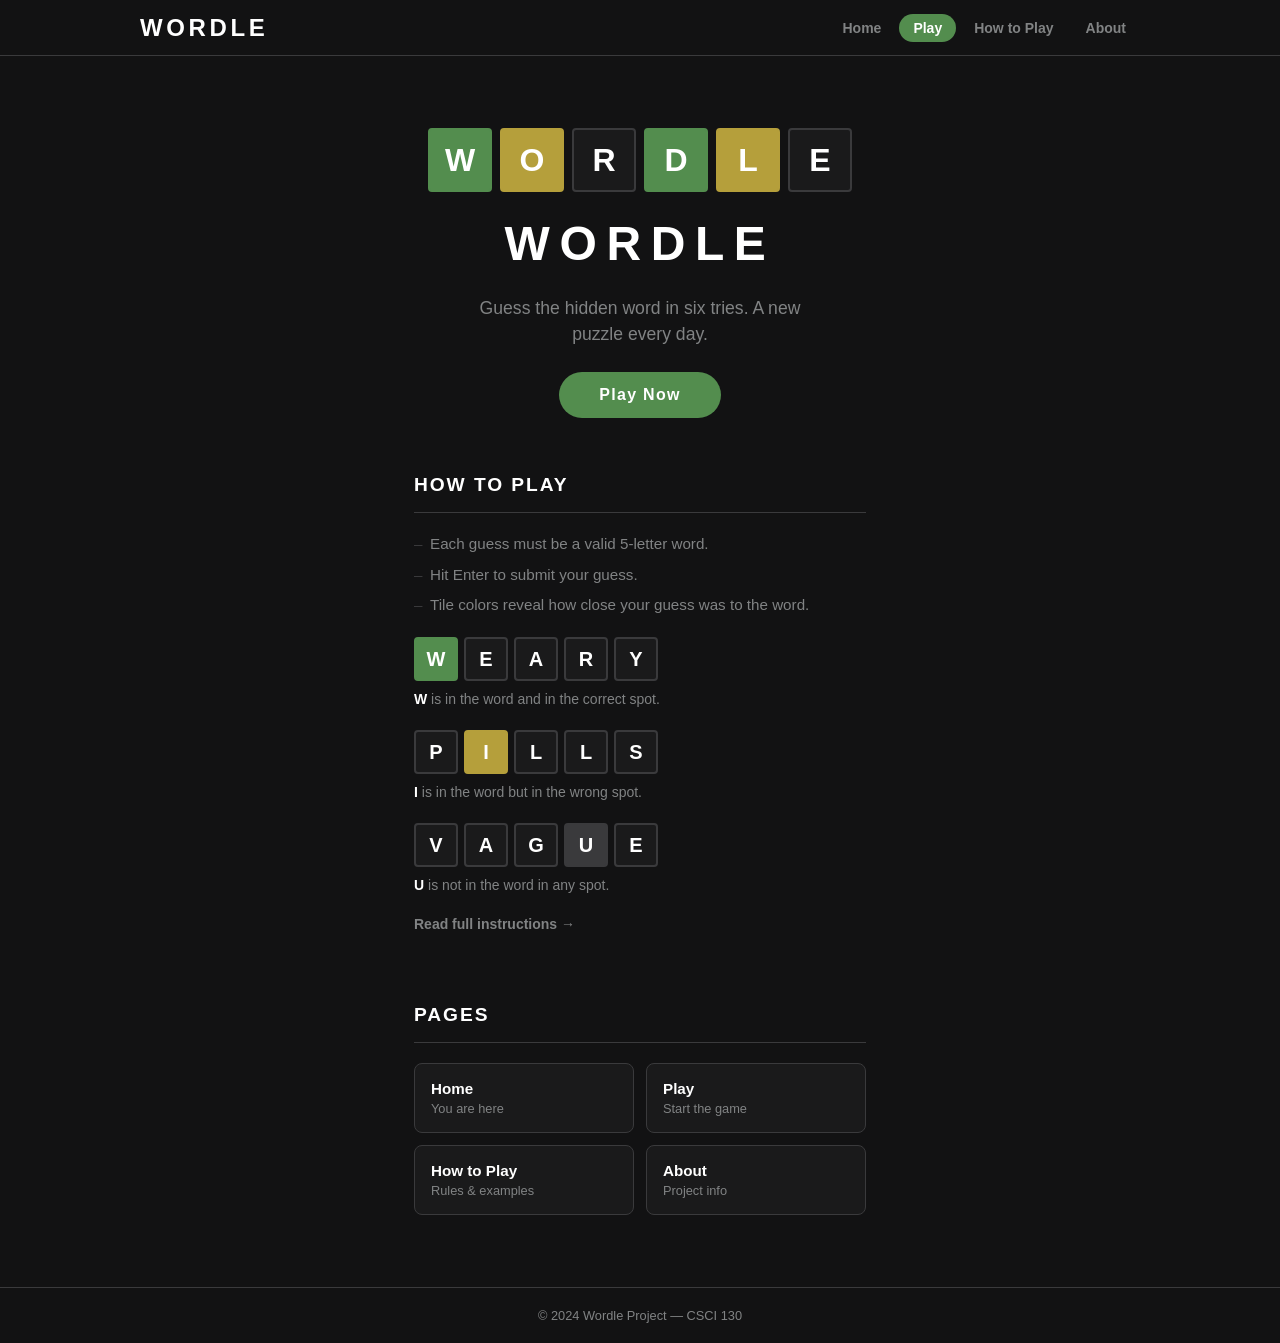
<file: frontend/index.html>
<!doctype html>
<html lang="en">
  <head>
    <meta charset="UTF-8" />
    <meta name="viewport" content="width=device-width, initial-scale=1.0" />
    <title>Wordle</title>
    <script>
      window.location.replace("pages/home.html");
    </script>
  </head>
  <body></body>
</html>
</file>
<file: frontend/constants/layout.css>
:root {
  --bg: #121213;
  --surface: #1a1a1b;
  --border: #3a3a3c;
  --text: #ffffff;
  --muted: #818384;
  --green: #538d4e;
  --yellow: #b59f3b;
  --absent: #3a3a3c;
}

* {
  box-sizing: border-box;
  margin: 0;
  padding: 0;
}

body {
  background-color: var(--bg);
  color: var(--text);
  font-family: "Clear Sans", "Helvetica Neue", Arial, sans-serif;
  min-height: 100vh;
  display: flex;
  flex-direction: column;
}

/* ── Header ─────────────────────────────────────────── */

.site-header {
  background-color: var(--bg);
  border-bottom: 1px solid var(--border);
  height: 56px;
  display: flex;
  align-items: center;
  padding: 0 24px;
}

.nav {
  width: 100%;
  max-width: 1000px;
  margin: 0 auto;
  display: flex;
  justify-content: space-between;
  align-items: center;
}

.nav-logo {
  font-size: 1.5rem;
  font-weight: 800;
  letter-spacing: 0.15em;
  color: var(--text);
  text-decoration: none;
}

.nav-links {
  list-style: none;
  display: flex;
  align-items: center;
  gap: 4px;
}

.nav-links a {
  color: var(--muted);
  text-decoration: none;
  font-size: 0.875rem;
  font-weight: 600;
  padding: 6px 14px;
  border-radius: 4px;
  transition: color 0.15s;
}

.nav-links a:hover {
  color: var(--text);
}

.nav-links a.nav-cta {
  background-color: var(--green);
  color: var(--text);
  border-radius: 20px;
}

.nav-links a.nav-cta:hover {
  background-color: #4a7d46;
  color: var(--text);
}

/* ── Main ────────────────────────────────────────────── */

main {
  flex: 1;
}

/* ── Footer ──────────────────────────────────────────── */

.site-footer {
  border-top: 1px solid var(--border);
  padding: 20px;
  text-align: center;
}

.footer-copy {
  color: var(--muted);
  font-size: 0.8rem;
}

/* ── Tile (shared component) ─────────────────────────── */

.tile {
  display: inline-flex;
  align-items: center;
  justify-content: center;
  font-size: 2rem;
  font-weight: 800;
  width: 64px;
  height: 64px;
  border: 2px solid var(--border);
  border-radius: 4px;
  text-transform: uppercase;
  color: var(--text);
  background-color: var(--surface);
  user-select: none;
}

.tile.green {
  background-color: var(--green);
  border-color: var(--green);
}

.tile.yellow {
  background-color: var(--yellow);
  border-color: var(--yellow);
}

.tile.gray {
  background-color: var(--absent);
  border-color: var(--absent);
}

.tile.sm {
  width: 44px;
  height: 44px;
  font-size: 1.25rem;
}

/* ── Homepage: Hero ──────────────────────────────────── */

.hero {
  display: flex;
  flex-direction: column;
  align-items: center;
  justify-content: center;
  text-align: center;
  padding: 72px 24px 56px;
  gap: 24px;
}

.hero-tiles {
  display: flex;
  gap: 8px;
}

.hero-title {
  font-size: 3rem;
  font-weight: 800;
  letter-spacing: 0.2em;
}

.hero-subtitle {
  color: var(--muted);
  font-size: 1.1rem;
  max-width: 340px;
  line-height: 1.5;
}

.btn-play {
  display: inline-block;
  background-color: var(--green);
  color: var(--text);
  text-decoration: none;
  font-size: 1rem;
  font-weight: 700;
  letter-spacing: 0.08em;
  padding: 14px 40px;
  border-radius: 32px;
  transition:
    background-color 0.15s,
    transform 0.1s;
}

.btn-play:hover {
  background-color: #4a7d46;
  transform: translateY(-1px);
}

/* ── Homepage: How to Play ───────────────────────────── */

.how-to-play {
  max-width: 500px;
  margin: 0 auto;
  padding: 0 24px 72px;
  display: flex;
  flex-direction: column;
  gap: 20px;
}

.how-to-play h2 {
  font-size: 1.2rem;
  font-weight: 700;
  letter-spacing: 0.1em;
  text-transform: uppercase;
  padding-bottom: 16px;
  border-bottom: 1px solid var(--border);
}

.rules {
  list-style: none;
  display: flex;
  flex-direction: column;
  gap: 8px;
}

.rules li {
  color: var(--muted);
  font-size: 0.95rem;
  line-height: 1.5;
  padding-left: 16px;
  position: relative;
}

.rules li::before {
  content: "–";
  position: absolute;
  left: 0;
  color: var(--border);
}

.examples {
  display: flex;
  flex-direction: column;
  gap: 20px;
}

.example {
  display: flex;
  flex-direction: column;
  gap: 8px;
}

.example-row {
  display: flex;
  gap: 6px;
}

.example p {
  font-size: 0.875rem;
  color: var(--muted);
  line-height: 1.5;
}

.example p strong {
  color: var(--text);
}

.link-more {
  color: var(--muted);
  font-size: 0.875rem;
  font-weight: 600;
  text-decoration: none;
  align-self: flex-start;
  transition: color 0.15s;
}

.link-more:hover {
  color: var(--text);
}

/* ── Homepage: Page Nav ──────────────────────────────── */

.page-nav {
  max-width: 500px;
  margin: 0 auto;
  padding: 0 24px 72px;
}

.page-nav h2 {
  font-size: 1.2rem;
  font-weight: 700;
  letter-spacing: 0.1em;
  text-transform: uppercase;
  padding-bottom: 16px;
  border-bottom: 1px solid var(--border);
  margin-bottom: 20px;
}

.page-nav-grid {
  display: grid;
  grid-template-columns: repeat(2, 1fr);
  gap: 12px;
}

.page-nav-card {
  display: flex;
  flex-direction: column;
  gap: 4px;
  padding: 16px;
  background-color: var(--surface);
  border: 1px solid var(--border);
  border-radius: 8px;
  text-decoration: none;
  transition:
    border-color 0.15s,
    background-color 0.15s;
}

.page-nav-card:hover {
  border-color: var(--muted);
  background-color: #222223;
}

.page-nav-card span {
  font-size: 0.95rem;
  font-weight: 700;
  color: var(--text);
}

.page-nav-card small {
  font-size: 0.8rem;
  color: var(--muted);
}
</file>
